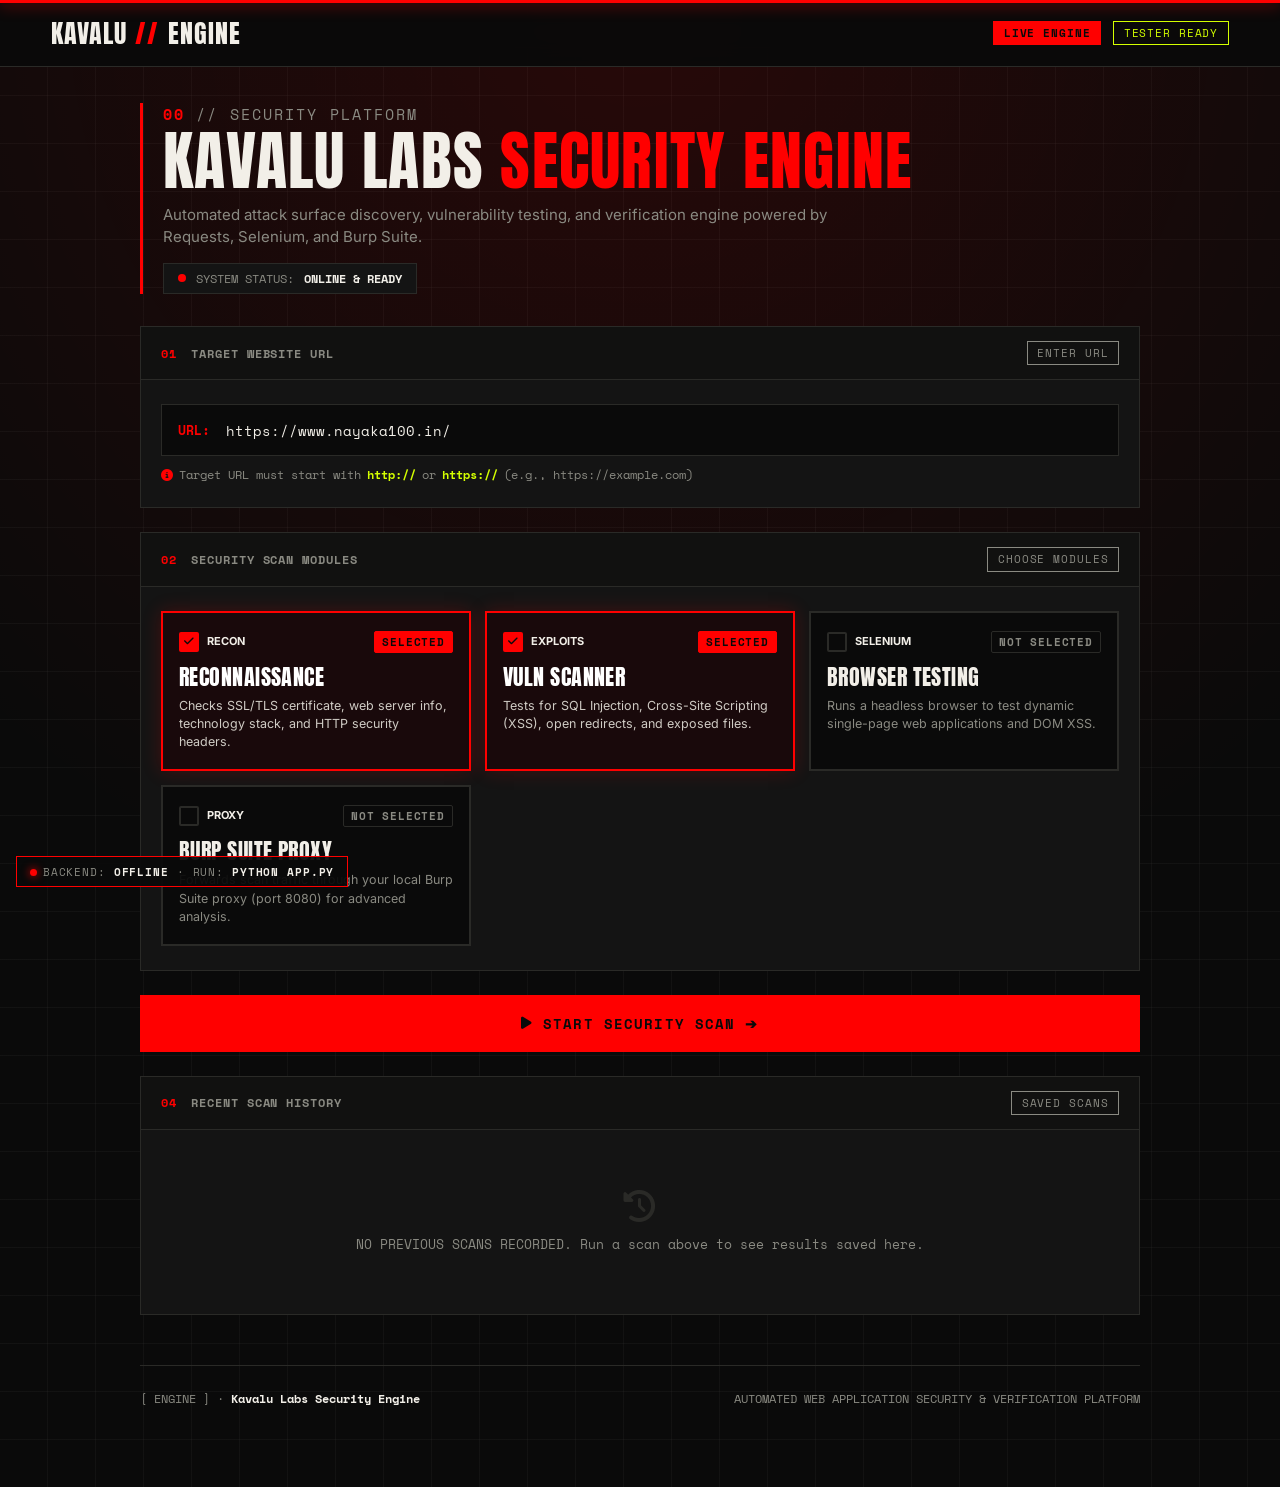
<file: index.html>
<!DOCTYPE html>
<html lang="en">
<head>
    <meta charset="UTF-8">
    <meta name="viewport" content="width=device-width, initial-scale=1.0, viewport-fit=cover">
    <title>Kavalu Labs Security Engine</title>
    <meta name="description" content="Kavalu Labs Security Engine — Automated web application security testing, reconnaissance, vulnerability probing & verification.">
    <meta name="theme-color" content="#0A0A0A">
    <meta name="author" content="Kavalu Labs">

    <!-- Typography: Anton, Space Mono, Inter -->
    <link rel="preconnect" href="https://fonts.googleapis.com">
    <link rel="preconnect" href="https://fonts.gstatic.com" crossorigin>
    <link href="https://fonts.googleapis.com/css2?family=Anton&family=Inter:wght@400;500;600;700&family=Space+Mono:wght@400;700&display=swap" rel="stylesheet">
    <link rel="stylesheet" href="https://cdnjs.cloudflare.com/ajax/libs/font-awesome/6.4.0/css/all.min.css">

    <style>
        :root {
            --ac: #D4FF00;          /* Cyber lime accent */
            --rd: #FF0000;          /* Pure cyber red */
            --rd-glow: rgba(255, 0, 0, 0.35);
            --bg: #0A0A0A;          /* Pitch black background */
            --sf: #141414;          /* Card surface */
            --sf2: #1c1c1b;         /* Elevated surface */
            --ln: #2a2a27;          /* Technical line border */
            --ln-hover: #4a4a44;
            --tx: #F2EFE8;          /* Off-white text */
            --mu: #8A8A82;          /* Muted text */
            --ok: #7CFF9B;          /* Green pass/safe */
            --warn: #FFB347;        /* Amber warning */
            --low: #8AB4FF;         /* Blue low severity */
            --dp: Anton, Impact, "Arial Narrow", sans-serif;
            --mo: "Space Mono", ui-monospace, Menlo, Consolas, monospace;
            --sans: Inter, system-ui, -apple-system, sans-serif;
            --e: cubic-bezier(.16, 1, .3, 1);
            color-scheme: dark;
        }

        * {
            margin: 0;
            padding: 0;
            box-sizing: border-box;
        }

        body {
            background: var(--bg);
            color: var(--tx);
            font: 15px/1.6 var(--sans);
            min-height: 100vh;
            overflow-x: clip;
            -webkit-font-smoothing: antialiased;
            background-image: 
                radial-gradient(circle at 50% 0%, rgba(255, 0, 0, 0.12) 0%, transparent 60%),
                linear-gradient(rgba(242, 239, 232, 0.035) 1px, transparent 1px),
                linear-gradient(90deg, rgba(242, 239, 232, 0.035) 1px, transparent 1px);
            background-size: 100% 100%, 48px 48px, 48px 48px;
            background-position: 0 0, -1px -1px, -1px -1px;
        }

        /* Top red laser scanline */
        #sl {
            position: fixed;
            left: 0;
            right: 0;
            top: 0;
            height: 3px;
            background: var(--rd);
            box-shadow: 0 0 16px var(--rd);
            z-index: 99;
        }

        /* Top Navigation Bar */
        .nv {
            position: sticky;
            top: 0;
            left: 0;
            right: 0;
            z-index: 50;
            display: flex;
            align-items: center;
            justify-content: space-between;
            gap: 1rem;
            padding: 0.8rem 4vw;
            background: rgba(10, 10, 10, 0.95);
            backdrop-filter: blur(12px);
            -webkit-backdrop-filter: blur(12px);
            border-bottom: 1px solid var(--ln);
        }

        .lg {
            font: 26px var(--dp);
            color: var(--tx);
            text-decoration: none;
            letter-spacing: 0.04em;
            text-transform: uppercase;
            display: inline-flex;
            align-items: center;
            gap: 8px;
        }

        .lg em {
            font-style: normal;
            color: var(--rd);
        }

        .nv-badges {
            display: flex;
            align-items: center;
            gap: 12px;
        }

        .tg {
            font: 11px var(--mo);
            letter-spacing: 0.08em;
            text-transform: uppercase;
            border: 1.5px solid currentColor;
            padding: 0.2rem 0.6rem;
            display: inline-flex;
            align-items: center;
            gap: 6px;
        }

        .tg.r {
            background: var(--rd);
            border-color: var(--rd);
            color: #0A0A0A;
            font-weight: 700;
        }

        .tg.ac {
            color: var(--ac);
            border-color: var(--ac);
        }

        /* Container */
        .main-container {
            max-width: 1040px;
            margin: 0 auto;
            padding: 36px 20px 80px;
        }

        /* Hero / App Header */
        .app-header {
            margin-bottom: 32px;
            border-left: 3px solid var(--rd);
            padding-left: 20px;
        }

        .lb {
            font: 12px var(--mo);
            letter-spacing: 0.14em;
            text-transform: uppercase;
            color: var(--mu);
            margin: 0 0 6px;
        }

        .lb b {
            color: var(--rd);
        }

        .app-header h1 {
            font: clamp(34px, 5.5vw, 64px)/0.95 var(--dp);
            text-transform: uppercase;
            letter-spacing: 0.02em;
            color: var(--tx);
            margin-bottom: 12px;
        }

        .app-header h1 span {
            color: var(--rd);
        }

        .app-header p {
            color: var(--mu);
            font-size: 15px;
            max-width: 720px;
            line-height: 1.5;
        }

        .arch-badge {
            margin-top: 14px;
            display: inline-flex;
            align-items: center;
            gap: 10px;
            padding: 6px 14px;
            background: var(--sf);
            border: 1px solid var(--ln);
            font: 12px var(--mo);
            color: var(--mu);
        }

        .arch-badge strong {
            color: var(--tx);
            font-weight: 700;
        }

        .arch-badge .dot {
            width: 8px;
            height: 8px;
            background: var(--rd);
            border-radius: 50%;
            display: inline-block;
            animation: bl 1.2s steps(2) infinite;
        }

        @keyframes bl {
            50% { opacity: 0.2; }
        }

        /* Section Panels */
        .panel {
            background: var(--sf);
            border: 1px solid var(--ln);
            margin-bottom: 24px;
            transition: border-color 0.25s var(--e);
        }

        .panel:hover {
            border-color: var(--ln-hover);
        }

        .panel-head {
            display: flex;
            align-items: center;
            justify-content: space-between;
            padding: 14px 20px;
            background: #111110;
            border-bottom: 1px solid var(--ln);
            font: 700 12px var(--mo);
            letter-spacing: 0.08em;
            text-transform: uppercase;
            color: var(--mu);
        }

        .panel-head b {
            color: var(--rd);
            margin-right: 6px;
        }

        .panel-body {
            padding: 24px 20px;
        }

        /* Target Input */
        .input-row {
            display: flex;
            align-items: center;
            background: #0A0A0A;
            border: 1.5px solid var(--ln);
            transition: border-color 0.25s, box-shadow 0.25s;
        }

        .input-row:focus-within {
            border-color: var(--rd);
            box-shadow: 0 0 16px rgba(255, 0, 0, 0.25);
        }

        .input-prefix {
            padding: 0 16px;
            color: var(--rd);
            font: 700 13px var(--mo);
            user-select: none;
        }

        .target-input {
            width: 100%;
            height: 50px;
            background: transparent;
            border: none;
            color: var(--tx);
            font: 500 14px var(--mo);
            padding: 10px 16px 10px 0;
            outline: none;
        }

        .input-subtext {
            margin-top: 10px;
            font: 12px var(--mo);
            color: var(--mu);
            display: flex;
            align-items: center;
            gap: 6px;
        }

        .input-subtext b {
            color: var(--ac);
        }

        /* Scan Module Grid */
        .mod-grid {
            display: grid;
            grid-template-columns: repeat(auto-fit, minmax(230px, 1fr));
            gap: 14px;
        }

        .mod-card {
            border: 2px solid var(--ln);
            background: #0A0A0A;
            padding: 18px 16px;
            cursor: pointer;
            transition: all 0.2s var(--e);
            position: relative;
            user-select: none;
            display: flex;
            flex-direction: column;
            gap: 8px;
        }

        .mod-card:hover {
            border-color: var(--ln-hover);
            background: #141414;
        }

        .mod-card.selected {
            border-color: var(--rd);
            background: #19090b;
            box-shadow: 0 0 18px rgba(255, 0, 0, 0.2);
        }

        .mod-top {
            display: flex;
            align-items: center;
            justify-content: space-between;
            margin-bottom: 4px;
        }

        /* Prominent Checkbox Indicator */
        .chk-wrap {
            display: flex;
            align-items: center;
            gap: 8px;
        }

        .chk-box {
            width: 20px;
            height: 20px;
            border: 2px solid var(--ln);
            background: #0A0A0A;
            display: inline-flex;
            align-items: center;
            justify-content: center;
            border-radius: 2px;
            transition: all 0.2s;
            flex-shrink: 0;
        }

        .mod-card.selected .chk-box {
            background: var(--rd);
            border-color: var(--rd);
            color: #0A0A0A;
        }

        .chk-box i {
            font-size: 11px;
            font-weight: 900;
            opacity: 0;
            transition: opacity 0.2s;
        }

        .mod-card.selected .chk-box i {
            opacity: 1;
        }

        .status-pill {
            font: 700 10.5px var(--mo);
            letter-spacing: 0.08em;
            padding: 2px 7px;
            text-transform: uppercase;
            border: 1px solid var(--ln);
            color: var(--mu);
            border-radius: 2px;
        }

        .mod-card.selected .status-pill {
            border-color: var(--rd);
            background: var(--rd);
            color: #0A0A0A;
            font-weight: 700;
        }

        .mod-title {
            font: 22px/1.1 var(--dp);
            text-transform: uppercase;
            letter-spacing: 0.02em;
            color: var(--tx);
        }

        .mod-card.selected .mod-title {
            color: #FFF;
        }

        .mod-desc {
            font-size: 12.5px;
            color: var(--mu);
            line-height: 1.45;
        }

        .mod-card.selected .mod-desc {
            color: #CFCBC4;
        }

        /* Action Button */
        .bt {
            display: inline-flex;
            align-items: center;
            justify-content: center;
            gap: 0.6rem;
            background: var(--rd);
            color: #0A0A0A;
            border: 2px solid var(--rd);
            padding: 1rem 1.6rem;
            font: 700 14px var(--mo);
            letter-spacing: 0.08em;
            text-transform: uppercase;
            text-decoration: none;
            min-height: 52px;
            cursor: pointer;
            width: 100%;
            box-sizing: border-box;
            transition: background 0.2s, color 0.2s, border-color 0.2s, transform 0.15s;
        }

        .bt:hover:not(:disabled) {
            background: transparent;
            color: var(--rd);
            box-shadow: 0 0 24px rgba(255, 0, 0, 0.45);
            transform: translateY(-1px);
        }

        .bt:disabled {
            opacity: 0.5;
            cursor: not-allowed;
            border-color: var(--ln);
            background: var(--sf);
            color: var(--mu);
            box-shadow: none;
            transform: none;
        }

        .bt.o {
            width: auto;
            min-height: 42px;
            padding: 0.6rem 1.2rem;
            background: transparent;
            color: var(--tx);
            border: 1.5px solid var(--ln);
            font-size: 12px;
        }

        .bt.o:hover {
            border-color: var(--rd);
            color: var(--rd);
            background: rgba(255, 0, 0, 0.08);
            box-shadow: 0 0 14px rgba(255, 0, 0, 0.25);
        }

        /* Progress Panel */
        .prog-panel {
            background: #14090b;
            border: 2px solid var(--rd);
            padding: 22px 20px;
            margin-bottom: 24px;
            box-shadow: 0 0 24px rgba(255, 0, 0, 0.2);
        }

        .prog-bar-wrap {
            height: 8px;
            background: #0A0A0A;
            border: 1px solid var(--ln);
            overflow: hidden;
            margin-bottom: 12px;
        }

        .prog-fill {
            height: 100%;
            background: var(--rd);
            box-shadow: 0 0 14px var(--rd);
            width: 0%;
            transition: width 0.35s ease;
        }

        .prog-info {
            display: flex;
            align-items: center;
            justify-content: space-between;
            flex-wrap: wrap;
            gap: 10px;
        }

        .prog-msg {
            font: 700 13px var(--mo);
            color: var(--rd);
            display: flex;
            align-items: center;
            gap: 8px;
            letter-spacing: 0.04em;
            text-transform: uppercase;
        }

        .prog-pct {
            font: 700 13px var(--mo);
            color: var(--tx);
        }

        /* Results Display */
        .meta-strip {
            display: flex;
            justify-content: space-between;
            align-items: center;
            flex-wrap: wrap;
            gap: 12px;
            background: #111110;
            border-bottom: 1px solid var(--ln);
            padding: 12px 20px;
            font: 12px var(--mo);
        }

        .meta-item b {
            color: var(--mu);
            font-weight: 400;
        }

        .meta-item span {
            color: var(--tx);
            font-weight: 700;
        }

        .meta-item .scan-chip {
            color: var(--rd);
        }

        /* Metrics grid */
        .metrics-grid {
            display: grid;
            grid-template-columns: repeat(5, 1fr);
            gap: 10px;
            margin: 20px 0;
        }

        @media (max-width: 768px) {
            .metrics-grid { grid-template-columns: repeat(3, 1fr); }
        }

        .metric-cell {
            background: #0A0A0A;
            border: 1px solid var(--ln);
            padding: 16px 10px;
            text-align: center;
            transition: border-color 0.2s;
        }

        .metric-cell.crit { border-top: 3px solid var(--rd); }
        .metric-cell.high { border-top: 3px solid var(--warn); }
        .metric-cell.med  { border-top: 3px solid #facc15; }
        .metric-cell.low  { border-top: 3px solid var(--low); }
        .metric-cell.info { border-top: 3px solid var(--ok); }

        .metric-val {
            font: clamp(28px, 4vw, 44px)/1 var(--dp);
            margin-bottom: 4px;
        }

        .metric-val.crit { color: var(--rd); }
        .metric-val.high { color: var(--warn); }
        .metric-val.med  { color: #facc15; }
        .metric-val.low  { color: var(--low); }
        .metric-val.info { color: var(--ok); }

        .metric-name {
            font: 700 11px var(--mo);
            color: var(--mu);
            letter-spacing: 0.08em;
            text-transform: uppercase;
        }

        .export-actions {
            display: flex;
            gap: 10px;
            flex-wrap: wrap;
            margin-top: 20px;
            padding-top: 16px;
            border-top: 1px solid var(--ln);
        }

        /* Findings Cards */
        .finding-item {
            border: 1px solid var(--ln);
            background: #0A0A0A;
            padding: 18px;
            margin-bottom: 12px;
            border-left: 4px solid var(--mu);
            transition: transform 0.2s, border-color 0.2s;
        }

        .finding-item:hover {
            transform: translateX(3px);
            border-color: var(--ln-hover);
        }

        .finding-item.critical { border-left-color: var(--rd); }
        .finding-item.high { border-left-color: var(--warn); }
        .finding-item.medium { border-left-color: #facc15; }
        .finding-item.low { border-left-color: var(--low); }
        .finding-item.info { border-left-color: var(--ok); }

        .finding-top {
            display: flex;
            align-items: center;
            gap: 10px;
            margin-bottom: 8px;
        }

        .sev-tag {
            font: 700 10.5px var(--mo);
            letter-spacing: 0.08em;
            padding: 2px 8px;
            text-transform: uppercase;
        }

        .sev-tag.critical { background: var(--rd); color: #0A0A0A; }
        .sev-tag.high { background: var(--warn); color: #0A0A0A; }
        .sev-tag.medium { background: #facc15; color: #0A0A0A; }
        .sev-tag.low { background: var(--low); color: #0A0A0A; }
        .sev-tag.info { background: var(--ok); color: #0A0A0A; }

        .finding-title {
            font: 20px/1.2 var(--dp);
            letter-spacing: 0.02em;
            color: var(--tx);
            text-transform: uppercase;
        }

        .finding-desc {
            font-size: 14px;
            color: var(--mu);
            margin: 8px 0;
            line-height: 1.5;
        }

        .finding-details-box {
            font: 11.5px var(--mo);
            color: var(--mu);
            background: #141414;
            border: 1px solid var(--ln);
            padding: 8px 12px;
            border-radius: 2px;
            margin-top: 8px;
            display: flex;
            flex-wrap: wrap;
            gap: 8px;
        }

        .finding-details-box strong {
            color: var(--tx);
        }

        .remed-box {
            background: rgba(124, 255, 155, 0.05);
            border: 1px solid rgba(124, 255, 155, 0.25);
            padding: 12px 14px;
            margin-top: 10px;
            font-size: 13px;
        }

        .remed-box b {
            font: 700 11px var(--mo);
            color: var(--ok);
            letter-spacing: 0.08em;
            display: block;
        }

        /* Target Deployment & Developer Attribution Card */
        .attribution-box {
            background: #0d0d0d;
            border: 1px solid var(--ln);
            border-left: 4px solid var(--ac);
            margin: 16px 20px 20px 20px;
            padding: 16px 18px;
            box-shadow: 0 4px 14px rgba(0,0,0,0.4);
        }

        .attr-header {
            display: flex;
            align-items: center;
            justify-content: space-between;
            border-bottom: 1px solid var(--ln);
            padding-bottom: 10px;
            margin-bottom: 14px;
            font: 700 12px var(--mo);
            color: var(--tx);
            letter-spacing: 0.08em;
            text-transform: uppercase;
        }

        .attr-header i {
            color: var(--ac);
            margin-right: 6px;
        }

        .attr-grid {
            display: grid;
            grid-template-columns: repeat(auto-fit, minmax(210px, 1fr));
            gap: 14px;
        }

        .attr-cell {
            background: #141414;
            border: 1px solid rgba(255,255,255,0.06);
            padding: 12px 14px;
        }

        .attr-k {
            font: 700 10.5px var(--mo);
            color: var(--mu);
            letter-spacing: 0.08em;
            text-transform: uppercase;
            margin-bottom: 5px;
        }

        .attr-k i {
            margin-right: 4px;
            color: var(--ac);
        }

        .attr-v {
            font: 700 14px var(--mo);
            color: var(--tx);
            word-break: break-word;
            margin-bottom: 4px;
        }

        .attr-v.highlight-red {
            color: var(--rd);
        }

        .attr-v.highlight-lime {
            color: var(--ac);
        }

        .attr-sub {
            font: 11px var(--mo);
            color: var(--mu);
            word-break: break-word;
        }

        .attr-social-link {
            display: inline-block;
            margin-right: 6px;
            margin-top: 4px;
            padding: 2px 6px;
            background: #1e1e1e;
            border: 1px solid var(--ln);
            color: var(--ac);
            text-decoration: none;
            font: 11px var(--mo);
            transition: all 0.2s;
        }

        .attr-social-link:hover {
            border-color: var(--ac);
            color: #fff;
            background: rgba(212, 255, 0, 0.1);
        }

        /* History List */
        .history-row {
            display: flex;
            align-items: center;
            justify-content: space-between;
            padding: 14px 16px;
            background: #0A0A0A;
            border: 1px solid var(--ln);
            margin-bottom: 8px;
            transition: all 0.2s;
        }

        .history-row:hover {
            border-color: var(--rd);
            background: var(--sf2);
        }

        .history-target {
            font: 700 13px var(--mo);
            color: var(--tx);
        }

        .history-date {
            font: 11px var(--mo);
            color: var(--mu);
            margin-top: 2px;
        }

        .history-counts {
            display: flex;
            align-items: center;
            gap: 12px;
            font: 600 11.5px var(--mo);
        }

        .empty-placeholder {
            text-align: center;
            padding: 36px 16px;
            color: var(--mu);
            font: 13px var(--mo);
        }

        .empty-placeholder i {
            font-size: 32px;
            color: var(--ln);
            margin-bottom: 12px;
            display: block;
        }

        /* Fixed HUD Bar */
        #hud {
            position: fixed;
            left: 1rem;
            bottom: 0.8rem;
            background: rgba(10, 10, 10, 0.94);
            border: 1px solid var(--ln);
            padding: 0.4rem 0.8rem;
            z-index: 55;
            font: 11px var(--mo);
            letter-spacing: 0.08em;
            color: var(--mu);
            pointer-events: none;
            text-transform: uppercase;
        }

        #hud b {
            color: var(--tx);
            font-weight: 700;
        }

        #hud i {
            display: inline-block;
            width: 7px;
            height: 7px;
            border-radius: 50%;
            background: var(--rd);
            margin-right: 6px;
            animation: bl 1.2s steps(2) infinite;
        }

        /* Footer */
        .footer {
            margin-top: 50px;
            padding-top: 24px;
            border-top: 1px solid var(--ln);
            display: flex;
            justify-content: space-between;
            align-items: center;
            flex-wrap: wrap;
            gap: 14px;
            font: 12px var(--mo);
            color: var(--mu);
        }

        .footer strong {
            color: var(--tx);
        }

        .footer a {
            color: var(--rd);
            text-decoration: none;
        }

        .footer a:hover {
            text-decoration: underline;
        }

        .hidden { display: none !important; }
    </style>
</head>
<body>
    <!-- Top Red Laser Scanline -->
    <div id="sl"></div>

    <!-- Top Navigation Bar -->
    <nav class="nv">
        <a href="/" class="lg">
            <span>KAVALU</span><em>//</em><span>ENGINE</span>
        </a>
        <div class="nv-badges">
            <span class="tg r">LIVE ENGINE</span>
            <span class="tg ac">TESTER READY</span>
        </div>
    </nav>

    <!-- Main Workspace -->
    <main class="main-container">
        <!-- Hero Header -->
        <header class="app-header">
            <p class="lb"><b>00</b> // SECURITY PLATFORM</p>
            <h1>Kavalu Labs <span>Security Engine</span></h1>
            <p>Automated attack surface discovery, vulnerability testing, and verification engine powered by Requests, Selenium, and Burp Suite.</p>
            <div class="arch-badge">
                <span class="dot"></span>
                <span>SYSTEM STATUS:</span>
                <strong>ONLINE & READY</strong>
            </div>
        </header>

        <!-- 01: Target Website URL -->
        <section class="panel">
            <div class="panel-head">
                <span><b>01</b> TARGET WEBSITE URL</span>
                <span class="tg">ENTER URL</span>
            </div>
            <div class="panel-body">
                <div class="input-row">
                    <span class="input-prefix">URL:</span>
                    <input type="url" id="targetUrl" class="target-input" 
                           placeholder="https://www.nayaka100.in/" 
                           value="https://www.nayaka100.in/">
                </div>
                <p class="input-subtext">
                    <i class="fas fa-info-circle" style="color: var(--rd);"></i>
                    Target URL must start with <b>http://</b> or <b>https://</b> (e.g., https://example.com)
                </p>
            </div>
        </section>

        <!-- 02: Scan Modules -->
        <section class="panel">
            <div class="panel-head">
                <span><b>02</b> SECURITY SCAN MODULES</span>
                <span class="tg">CHOOSE MODULES</span>
            </div>
            <div class="panel-body">
                <div class="mod-grid">
                    <!-- Module 1: Reconnaissance -->
                    <div class="mod-card selected" id="cardRecon" onclick="toggleOption('checkRecon')">
                        <input type="checkbox" id="checkRecon" checked style="display:none;">
                        <div class="mod-top">
                            <div class="chk-wrap">
                                <span class="chk-box"><i class="fas fa-check"></i></span>
                                <span class="mod-tag" style="font-size:11px; font-weight:700;">RECON</span>
                            </div>
                            <span class="status-pill mod-status">SELECTED</span>
                        </div>
                        <div class="mod-title">RECONNAISSANCE</div>
                        <p class="mod-desc">Checks SSL/TLS certificate, web server info, technology stack, and HTTP security headers.</p>
                    </div>

                    <!-- Module 2: Vulnerability Scanner -->
                    <div class="mod-card selected" id="cardVuln" onclick="toggleOption('checkVuln')">
                        <input type="checkbox" id="checkVuln" checked style="display:none;">
                        <div class="mod-top">
                            <div class="chk-wrap">
                                <span class="chk-box"><i class="fas fa-check"></i></span>
                                <span class="mod-tag" style="font-size:11px; font-weight:700;">EXPLOITS</span>
                            </div>
                            <span class="status-pill mod-status">SELECTED</span>
                        </div>
                        <div class="mod-title">VULN SCANNER</div>
                        <p class="mod-desc">Tests for SQL Injection, Cross-Site Scripting (XSS), open redirects, and exposed files.</p>
                    </div>

                    <!-- Module 3: Browser Automation -->
                    <div class="mod-card" id="cardBrowser" onclick="toggleOption('checkBrowser')">
                        <input type="checkbox" id="checkBrowser" style="display:none;">
                        <div class="mod-top">
                            <div class="chk-wrap">
                                <span class="chk-box"><i class="fas fa-check"></i></span>
                                <span class="mod-tag" style="font-size:11px; font-weight:700;">SELENIUM</span>
                            </div>
                            <span class="status-pill mod-status">NOT SELECTED</span>
                        </div>
                        <div class="mod-title">BROWSER TESTING</div>
                        <p class="mod-desc">Runs a headless browser to test dynamic single-page web applications and DOM XSS.</p>
                    </div>

                    <!-- Module 4: Burp Suite Proxy -->
                    <div class="mod-card" id="cardBurp" onclick="toggleOption('checkBurp')">
                        <input type="checkbox" id="checkBurp" style="display:none;">
                        <div class="mod-top">
                            <div class="chk-wrap">
                                <span class="chk-box"><i class="fas fa-check"></i></span>
                                <span class="mod-tag" style="font-size:11px; font-weight:700;">PROXY</span>
                            </div>
                            <span class="status-pill mod-status">NOT SELECTED</span>
                        </div>
                        <div class="mod-title">BURP SUITE PROXY</div>
                        <p class="mod-desc">Forwards scan traffic through your local Burp Suite proxy (port 8080) for advanced analysis.</p>
                    </div>
                </div>
            </div>
        </section>

        <!-- 03: Start Scan Button -->
        <div style="margin-bottom: 24px;">
            <button id="scanBtn" class="bt" onclick="startScan()">
                <i class="fas fa-play"></i>
                <span id="scanBtnText">START SECURITY SCAN ➔</span>
            </button>
        </div>

        <!-- Live Progress Panel -->
        <div id="loadingSection" class="prog-panel hidden">
            <div class="prog-bar-wrap">
                <div class="prog-fill" id="progressBar"></div>
            </div>
            <div class="prog-info">
                <div class="prog-msg">
                    <i class="fas fa-circle-notch fa-spin"></i>
                    <span id="scanStatus">SCANNING IN PROGRESS...</span>
                </div>
                <div class="prog-pct" id="progressPct">0%</div>
            </div>
        </div>

        <!-- 04: Scan Results -->
        <section id="resultsSection" class="panel hidden">
            <div class="panel-head">
                <span><b>03</b> SCAN RESULTS & FINDINGS</span>
                <span class="tg r">COMPLETED</span>
            </div>

            <div class="meta-strip">
                <div class="meta-item"><b>TARGET URL:</b> <span id="resultTarget">-</span></div>
                <div class="meta-item"><b>SCAN ID:</b> <span id="resultScanId" class="scan-chip">-</span></div>
            </div>

            <!-- Target Deployment & Developer Attribution Card -->
            <div id="attributionPanel" class="attribution-box">
                <div class="attr-header">
                    <span><i class="fas fa-fingerprint"></i> TARGET INFRASTRUCTURE & DEVELOPER ATTRIBUTION</span>
                    <span class="tg" id="attrConfidence" style="background: rgba(212, 255, 0, 0.12); color: var(--ac); border-color: var(--ac);">READY</span>
                </div>
                <div class="attr-grid">
                    <div class="attr-cell">
                        <div class="attr-k"><i class="fas fa-server"></i> DEPLOYED PLATFORM</div>
                        <div class="attr-v highlight-red" id="attrPlatform">Awaiting Scan</div>
                        <div class="attr-sub" id="attrServerHeader">Server Header: -</div>
                    </div>
                    <div class="attr-cell">
                        <div class="attr-k"><i class="fas fa-map-marker-alt"></i> HOSTING LOCATION & IP</div>
                        <div class="attr-v" id="attrLocation">Awaiting Scan</div>
                        <div class="attr-sub" id="attrIp">IP: -</div>
                    </div>
                    <div class="attr-cell">
                        <div class="attr-k"><i class="fas fa-user-shield"></i> DEVELOPER / AUTHOR</div>
                        <div class="attr-v highlight-lime" id="attrDeveloper">Awaiting Scan</div>
                        <div class="attr-sub" id="attrDevSource">Source: -</div>
                    </div>
                    <div class="attr-cell">
                        <div class="attr-k"><i class="fas fa-building"></i> ORGANIZATION & SOCIALS</div>
                        <div class="attr-v" id="attrOrg">Awaiting Scan</div>
                        <div class="attr-sub" id="attrSocials">Footprint: -</div>
                    </div>
                </div>
            </div>

            <div class="panel-body">
                <div class="metrics-grid">
                    <div class="metric-cell crit">
                        <div class="metric-val crit" id="statCritical">0</div>
                        <div class="metric-name">CRITICAL</div>
                    </div>
                    <div class="metric-cell high">
                        <div class="metric-val high" id="statHigh">0</div>
                        <div class="metric-name">HIGH</div>
                    </div>
                    <div class="metric-cell med">
                        <div class="metric-val med" id="statMedium">0</div>
                        <div class="metric-name">MEDIUM</div>
                    </div>
                    <div class="metric-cell low">
                        <div class="metric-val low" id="statLow">0</div>
                        <div class="metric-name">LOW</div>
                    </div>
                    <div class="metric-cell info">
                        <div class="metric-val info" id="statInfo">0</div>
                        <div class="metric-name">INFO</div>
                    </div>
                </div>

                <div class="export-actions">
                    <button class="bt o" onclick="downloadReport('pdf')">
                        <i class="fas fa-file-pdf" style="color: var(--rd);"></i>
                        <span>DOWNLOAD PDF REPORT</span>
                    </button>
                    <button class="bt o" onclick="downloadReport('html')">
                        <i class="fas fa-file-code" style="color: var(--warn);"></i>
                        <span>VIEW HTML REPORT</span>
                    </button>
                    <button class="bt o" onclick="downloadReport('json')">
                        <i class="fas fa-file-alt" style="color: var(--ok);"></i>
                        <span>EXPORT JSON DATA</span>
                    </button>
                </div>

                <div id="findingsList" style="margin-top: 24px;"></div>
            </div>
        </section>

        <!-- 05: Recent Scan History -->
        <section class="panel">
            <div class="panel-head">
                <span><b>04</b> RECENT SCAN HISTORY</span>
                <span class="tg">SAVED SCANS</span>
            </div>
            <div class="panel-body">
                <div id="historyList">
                    <div class="empty-placeholder">
                        <i class="fas fa-history"></i>
                        <p>NO PREVIOUS SCANS RECORDED. Run a scan above to see results saved here.</p>
                    </div>
                </div>
            </div>
        </section>

        <!-- Footer -->
        <footer class="footer">
            <div>
                [ ENGINE ] · <strong>Kavalu Labs Security Engine</strong>
            </div>
            <div>
                AUTOMATED WEB APPLICATION SECURITY & VERIFICATION PLATFORM
            </div>
        </footer>
    </main>

    <!-- Fixed HUD Telemetry Bar -->
    <div id="hud">
        <i></i>ENGINE: <b>ONLINE</b> · PORT: <b>5000</b> · KAVALU LABS
    </div>

    <script>
        let currentScanId = null;
        let statusCheckInterval = null;

        // Dynamic backend URL resolver:
        // Automatically connects to Flask on port 5000 even if opened on port 3000, 5500, or file://
        function getBackendUrl() {
            if (window.location.protocol === 'file:') {
                return 'http://127.0.0.1:5000';
            }
            const port = window.location.port;
            if (port === '5000' || (!port && (window.location.protocol === 'http:' || window.location.protocol === 'https:'))) {
                return '';
            }
            return 'http://127.0.0.1:5000';
        }
        const BACKEND_URL = getBackendUrl();

        // Safe toggle function that syncs both the checkbox and visual elements
        function toggleOption(checkboxId) {
            const cb = document.getElementById(checkboxId);
            if (!cb) return;
            cb.checked = !cb.checked;
            syncCardVisual(checkboxId);
        }

        function syncCardVisual(checkboxId) {
            const cb = document.getElementById(checkboxId);
            if (!cb) return;
            const card = cb.closest('.mod-card');
            if (!card) return;
            const statusPill = card.querySelector('.status-pill');

            if (cb.checked) {
                card.classList.add('selected');
                if (statusPill) {
                    statusPill.textContent = 'SELECTED';
                }
            } else {
                card.classList.remove('selected');
                if (statusPill) {
                    statusPill.textContent = 'NOT SELECTED';
                }
            }
        }

        async function startScan() {
            const urlInput = document.getElementById('targetUrl');
            let url = urlInput ? urlInput.value.trim() : '';

            if (!url) {
                alert('Please enter a target website URL (e.g., https://example.com)');
                return;
            }

            if (!url.startsWith('http://') && !url.startsWith('https://')) {
                url = 'https://' + url;
                if (urlInput) urlInput.value = url;
            }

            const scanTypes = [];
            if (document.getElementById('checkRecon').checked) scanTypes.push('recon');
            if (document.getElementById('checkVuln').checked) scanTypes.push('vulnerabilities');
            if (document.getElementById('checkBrowser').checked) scanTypes.push('browser');
            if (document.getElementById('checkBurp').checked) scanTypes.push('burp');

            if (scanTypes.length === 0) {
                alert('Please select at least one scan module to continue.');
                return;
            }

            const useBurp = document.getElementById('checkBurp').checked;
            const useBrowser = document.getElementById('checkBrowser').checked;

            const scanBtn = document.getElementById('scanBtn');
            const scanBtnText = document.getElementById('scanBtnText');
            const loadingSection = document.getElementById('loadingSection');
            const resultsSection = document.getElementById('resultsSection');
            const progressBar = document.getElementById('progressBar');
            const progressPct = document.getElementById('progressPct');
            const scanStatus = document.getElementById('scanStatus');

            loadingSection.classList.remove('hidden');
            resultsSection.classList.add('hidden');
            scanBtn.disabled = true;
            scanBtnText.textContent = 'SCANNING IN PROGRESS...';
            progressBar.style.width = '10%';
            progressPct.textContent = '10%';
            scanStatus.textContent = 'CONNECTING TO SECURITY ENGINE...';

            try {
                const response = await fetch(`${BACKEND_URL}/api/scan`, {
                    method: 'POST',
                    headers: { 'Content-Type': 'application/json' },
                    body: JSON.stringify({
                        url: url,
                        scan_types: scanTypes,
                        use_burp: useBurp,
                        use_selenium: useBrowser
                    })
                });

                const contentType = response.headers.get('content-type') || '';
                if (!contentType.includes('application/json')) {
                    throw new Error(`Cannot connect to the Flask backend server at ${BACKEND_URL || 'http://127.0.0.1:5000'}.\nPlease ensure 'python app.py' is running in your terminal.`);
                }

                const data = await response.json();

                if (data.error) {
                    throw new Error(data.error);
                }

                currentScanId = data.scan_id;
                scanStatus.textContent = 'SCAN STARTED · RUNNING TESTS...';
                progressBar.style.width = '25%';
                progressPct.textContent = '25%';

                if (statusCheckInterval) clearInterval(statusCheckInterval);
                statusCheckInterval = setInterval(() => checkScanStatus(currentScanId), 1500);

            } catch (error) {
                let userFriendlyMsg = error.message;
                if (!error.message || error.message.includes('Failed to fetch') || error.name === 'TypeError') {
                    userFriendlyMsg = 'Cannot connect to the Flask Security Engine at ' + (BACKEND_URL || 'http://127.0.0.1:5000') + '.\n\n' +
                                      'Please ensure the backend is running in your terminal:\n' +
                                      '👉 Run: python app.py\n\n' +
                                      'Once the server is running, click "START SECURITY SCAN" again.';
                }
                alert('Backend Connection Notice:\n\n' + userFriendlyMsg);
                loadingSection.classList.add('hidden');
                scanBtn.disabled = false;
                scanBtnText.textContent = 'START SECURITY SCAN ➔';
            }
        }

        async function checkScanStatus(scanId) {
            try {
                const response = await fetch(`${BACKEND_URL}/api/scan/status/${scanId}`);
                const contentType = response.headers.get('content-type') || '';
                if (!contentType.includes('application/json')) return;

                const data = await response.json();
                if (data.error) throw new Error(data.error);

                const statusMsg = data.current_message || 'Running security tests...';
                document.getElementById('scanStatus').textContent = statusMsg.toUpperCase();

                let progress = 35;
                if (data.status === 'running') progress = 65;
                if (data.status === 'completed') progress = 100;
                document.getElementById('progressBar').style.width = progress + '%';
                document.getElementById('progressPct').textContent = progress + '%';

                if (data.status === 'completed' || data.status === 'error') {
                    clearInterval(statusCheckInterval);
                    document.getElementById('loadingSection').classList.add('hidden');
                    const scanBtn = document.getElementById('scanBtn');
                    scanBtn.disabled = false;
                    document.getElementById('scanBtnText').textContent = 'START SECURITY SCAN ➔';

                    if (data.status === 'completed') {
                        displayResults(data);
                    } else {
                        alert('Scan Error: ' + (data.error || 'The scan encountered an unexpected problem.'));
                    }

                    loadHistory();
                }

            } catch (error) {
                console.error('Status check error:', error);
            }
        }

        function displayResults(data) {
            if (!data) return;
            currentScanId = data.scan_id || currentScanId;

            const resultsSection = document.getElementById('resultsSection');
            if (resultsSection) resultsSection.classList.remove('hidden');

            const resultTarget = document.getElementById('resultTarget');
            if (resultTarget) resultTarget.textContent = data.target_url || '-';

            const resultScanId = document.getElementById('resultScanId');
            if (resultScanId) resultScanId.textContent = (data.scan_id || '').substring(0, 8);

            // Dynamic Target Infrastructure & Developer Attribution Population
            try {
                const deployment = Object.assign({}, data.deployment_info || {});
                const developer = Object.assign({}, data.developer_info || {});

                // Fallback to finding details if not at root or if default placeholders
                (data.findings || []).forEach(f => {
                    if (f && f.type === 'deployment_infrastructure') {
                        const d = f.details || {};
                        if (!deployment.platform || deployment.platform === 'Unknown' || deployment.platform === 'Detecting...') {
                            deployment.platform = d.platform || deployment.platform;
                        }
                        if (!deployment.location || deployment.location === '-' || deployment.location === 'Detecting...' || deployment.location === 'Unknown') {
                            deployment.location = d.server_location || deployment.location;
                        }
                        if (!deployment.ip_address || deployment.ip_address === '-' || deployment.ip_address === 'Resolving...' || deployment.ip_address === 'Unknown') {
                            deployment.ip_address = d.server_ip || deployment.ip_address;
                        }
                        if (!deployment.server_header || deployment.server_header === '-' || deployment.server_header === 'Detecting...' || deployment.server_header === 'N/A') {
                            deployment.server_header = d.server_header || deployment.server_header;
                        }
                        if (!deployment.asn || deployment.asn === 'N/A') {
                            deployment.asn = d.network_asn || deployment.asn;
                        }
                        if (!deployment.hosting_org || deployment.hosting_org === '-' || deployment.hosting_org === 'Unknown') {
                            deployment.hosting_org = d.hosting_org || deployment.hosting_org;
                        }
                    }
                    if (f && f.type === 'developer_identity') {
                        const d = f.details || {};
                        if (!developer.developer_name || developer.developer_name === 'Detecting...' || String(developer.developer_name).includes('Not disclosed')) {
                            developer.developer_name = d.developer_name || developer.developer_name;
                        }
                        if (!developer.organization || developer.organization === '-' || developer.organization === 'Detecting...' || String(developer.organization).includes('Not disclosed')) {
                            developer.organization = d.organization || developer.organization;
                        }
                        if (!developer.discovery_source || developer.discovery_source === 'None' || developer.discovery_source === 'Scanning...') {
                            developer.discovery_source = d.discovery_source || developer.discovery_source;
                        }
                        if (!developer.confidence || developer.confidence === 'Analyzing') {
                            developer.confidence = d.confidence || developer.confidence;
                        }
                        if ((!developer.social_footprint || developer.social_footprint.length === 0) && d.social_profiles) {
                            developer.social_footprint = d.social_profiles;
                        }
                    }
                });

                const attrPlatform = document.getElementById('attrPlatform');
                if (attrPlatform) attrPlatform.textContent = deployment.platform || 'Custom Web Server';

                const attrServerHeader = document.getElementById('attrServerHeader');
                if (attrServerHeader) attrServerHeader.textContent = 'Server: ' + (deployment.server_header || 'Standard / Hidden');

                const attrLocation = document.getElementById('attrLocation');
                if (attrLocation) attrLocation.textContent = deployment.location || deployment.server_location || 'Global / Cloud Infrastructure';

                const attrIp = document.getElementById('attrIp');
                if (attrIp) {
                    let ipVal = deployment.ip_address || deployment.server_ip || 'Resolved via DNS';
                    let asnVal = (deployment.asn && deployment.asn !== 'N/A') ? ` · ${deployment.asn}` : '';
                    attrIp.textContent = 'IP: ' + ipVal + asnVal;
                }

                const attrDeveloper = document.getElementById('attrDeveloper');
                if (attrDeveloper) attrDeveloper.textContent = developer.developer_name || 'Not Disclosed in Metadata';

                const attrDevSource = document.getElementById('attrDevSource');
                if (attrDevSource) attrDevSource.textContent = 'Source: ' + (developer.discovery_source || 'Metadata Discovery');

                const attrOrg = document.getElementById('attrOrg');
                if (attrOrg) attrOrg.textContent = developer.organization || deployment.hosting_org || 'Independent Target';

                const socialsContainer = document.getElementById('attrSocials');
                if (socialsContainer) {
                    const socials = developer.social_footprint || developer.social_profiles || [];
                    if (socials && socials.length > 0) {
                        socialsContainer.innerHTML = socials.slice(0, 3).map(s => {
                            const url = typeof s === 'string' ? s : (s && s.url ? s.url : '#');
                            let label = 'Profile';
                            if (typeof s === 'object' && s && s.handle) {
                                label = `${s.platform || 'Social'}: @${s.handle}`;
                            } else if (typeof url === 'string') {
                                const clean = url.replace(/^https?:\/\//i, '').split('/')[1];
                                if (clean) label = clean;
                            }
                            return `<a href="${url}" target="_blank" rel="noopener noreferrer" class="attr-social-link">${label} ↗</a>`;
                        }).join(' ');
                    } else {
                        socialsContainer.textContent = 'Provider: ' + (deployment.hosting_org || deployment.isp || 'Direct Cloud');
                    }
                }

                const attrConfidence = document.getElementById('attrConfidence');
                if (attrConfidence) {
                    const conf = developer.confidence || 'Discovered';
                    attrConfidence.textContent = `${String(conf).toUpperCase()} CONFIDENCE`;
                }
            } catch (err) {
                console.warn('Attribution display warning:', err);
            }

            const stats = data.stats || {};
            document.getElementById('statCritical').textContent = stats.critical || 0;
            document.getElementById('statHigh').textContent = stats.high || 0;
            document.getElementById('statMedium').textContent = stats.medium || 0;
            document.getElementById('statLow').textContent = stats.low || 0;
            document.getElementById('statInfo').textContent = stats.info || 0;

            const findingsList = document.getElementById('findingsList');
            findingsList.innerHTML = '';

            const findings = data.findings || [];
            const severityOrder = { critical: 0, high: 1, medium: 2, low: 3, info: 4 };
            findings.sort((a, b) => (severityOrder[a.severity] ?? 5) - (severityOrder[b.severity] ?? 5));

            if (findings.length === 0) {
                findingsList.innerHTML = `
                    <div class="empty-placeholder">
                        <i class="fas fa-shield-alt" style="color: var(--ok);"></i>
                        <p style="color: var(--ok); font-weight: 700;">NO VULNERABILITIES DETECTED ON PUBLIC SURFACE.</p>
                    </div>
                `;
                return;
            }

            findings.forEach((finding) => {
                const div = document.createElement('div');
                const sev = (finding.severity || 'info').toLowerCase();
                div.className = `finding-item ${sev}`;

                let remediationHtml = '';
                if (finding.remediation) {
                    remediationHtml = `
                        <div class="remed-box">
                            <b>HOW TO FIX (REMEDIATION):</b>
                            ${finding.remediation}
                        </div>
                    `;
                }

                let detailsHtml = '';
                if (finding.details && Object.keys(finding.details).length > 0) {
                    const detailItems = Object.entries(finding.details)
                        .slice(0, 4)
                        .map(([k, v]) => {
                            const val = typeof v === 'object' ? JSON.stringify(v).substring(0, 70) : String(v).substring(0, 70);
                            return `<span><strong>${k}:</strong> ${val}</span>`;
                        })
                        .join(' · ');
                    detailsHtml = `<div class="finding-details-box">${detailItems}</div>`;
                }

                div.innerHTML = `
                    <div class="finding-top">
                        <span class="sev-tag ${sev}">${sev}</span>
                        <span class="tg" style="font-size: 10px;">${finding.type || 'CHECK'}</span>
                    </div>
                    <div class="finding-title">${finding.title}</div>
                    <div class="finding-desc">${finding.description || ''}</div>
                    ${detailsHtml}
                    ${remediationHtml}
                `;

                findingsList.appendChild(div);
            });

            resultsSection.scrollIntoView({ behavior: 'smooth' });
        }

        async function downloadReport(format) {
            if (!currentScanId) {
                alert('No active scan report ID available');
                return;
            }
            window.open(`${BACKEND_URL}/api/report/${currentScanId}?format=${format}`, '_blank');
        }

        async function loadHistory() {
            try {
                const response = await fetch(`${BACKEND_URL}/api/history`);
                const contentType = response.headers.get('content-type') || '';
                if (!contentType.includes('application/json')) return;

                const history = await response.json();
                const historyList = document.getElementById('historyList');

                if (!history || history.length === 0) {
                    historyList.innerHTML = `
                        <div class="empty-placeholder">
                            <i class="fas fa-history"></i>
                            <p>NO PREVIOUS SCANS RECORDED. Run a scan above to see results saved here.</p>
                        </div>
                    `;
                    return;
                }

                window._cachedHistory = history;

                historyList.innerHTML = history.slice(-5).reverse().map(scan => {
                    const stats = scan.stats || {};
                    const platform = (scan.deployment_info && scan.deployment_info.platform) ? ` · ${scan.deployment_info.platform}` : '';
                    return `
                        <div class="history-row" style="cursor: pointer;" onclick="loadHistoryScan('${scan.scan_id}')" title="Click to view full findings and attribution">
                            <div>
                                <div class="history-target">${scan.target_url} <span style="font-size:10.5px; color:var(--ac); font-weight:700;">${platform}</span></div>
                                <div class="history-date">${new Date(scan.start_time).toLocaleString()} · ID: ${scan.scan_id.substring(0, 8)}</div>
                            </div>
                            <div class="history-counts">
                                <span style="color: var(--rd);">${stats.critical || 0} CRIT</span>
                                <span style="color: var(--warn);">${stats.high || 0} HIGH</span>
                                <span class="tg r" style="font-size: 9.5px;">${scan.status.toUpperCase()}</span>
                                <span class="tg" style="font-size: 9.5px; color: var(--ac); border-color: var(--ac);">VIEW ➔</span>
                            </div>
                        </div>
                    `;
                }).join('');

                // Auto-populate latest completed scan on initial page load if available
                if (!currentScanId && history.length > 0) {
                    const latest = history[history.length - 1];
                    if (latest && latest.status === 'completed') {
                        displayResults(latest);
                    }
                }

            } catch (error) {
                console.error('History load error:', error);
            }
        }

        function loadHistoryScan(scanId) {
            if (!window._cachedHistory) return;
            const scan = window._cachedHistory.find(s => s.scan_id === scanId);
            if (scan) {
                displayResults(scan);
            }
        }

        async function checkBackendHealth() {
            const hud = document.getElementById('hud');
            if (!hud) return;
            try {
                const res = await fetch(`${BACKEND_URL}/api/history`, { cache: 'no-store' });
                if (res.ok) {
                    hud.innerHTML = '<i style="background:var(--ok); box-shadow: 0 0 8px var(--ok);"></i>ENGINE: <b>ONLINE</b> · PORT: <b>5000</b> · READY';
                    hud.style.borderColor = 'var(--ln)';
                    return;
                }
            } catch (err) {
                // Server not reachable
            }
            hud.innerHTML = '<i style="background:var(--rd); box-shadow: 0 0 8px var(--rd);"></i>BACKEND: <b>OFFLINE</b> · RUN: <b>python app.py</b>';
            hud.style.borderColor = 'var(--rd)';
        }

        // Initialize state
        syncCardVisual('checkRecon');
        syncCardVisual('checkVuln');
        syncCardVisual('checkBrowser');
        syncCardVisual('checkBurp');
        loadHistory();
        checkBackendHealth();
        setInterval(checkBackendHealth, 5000);
    </script>
</body>
</html>
</file>
